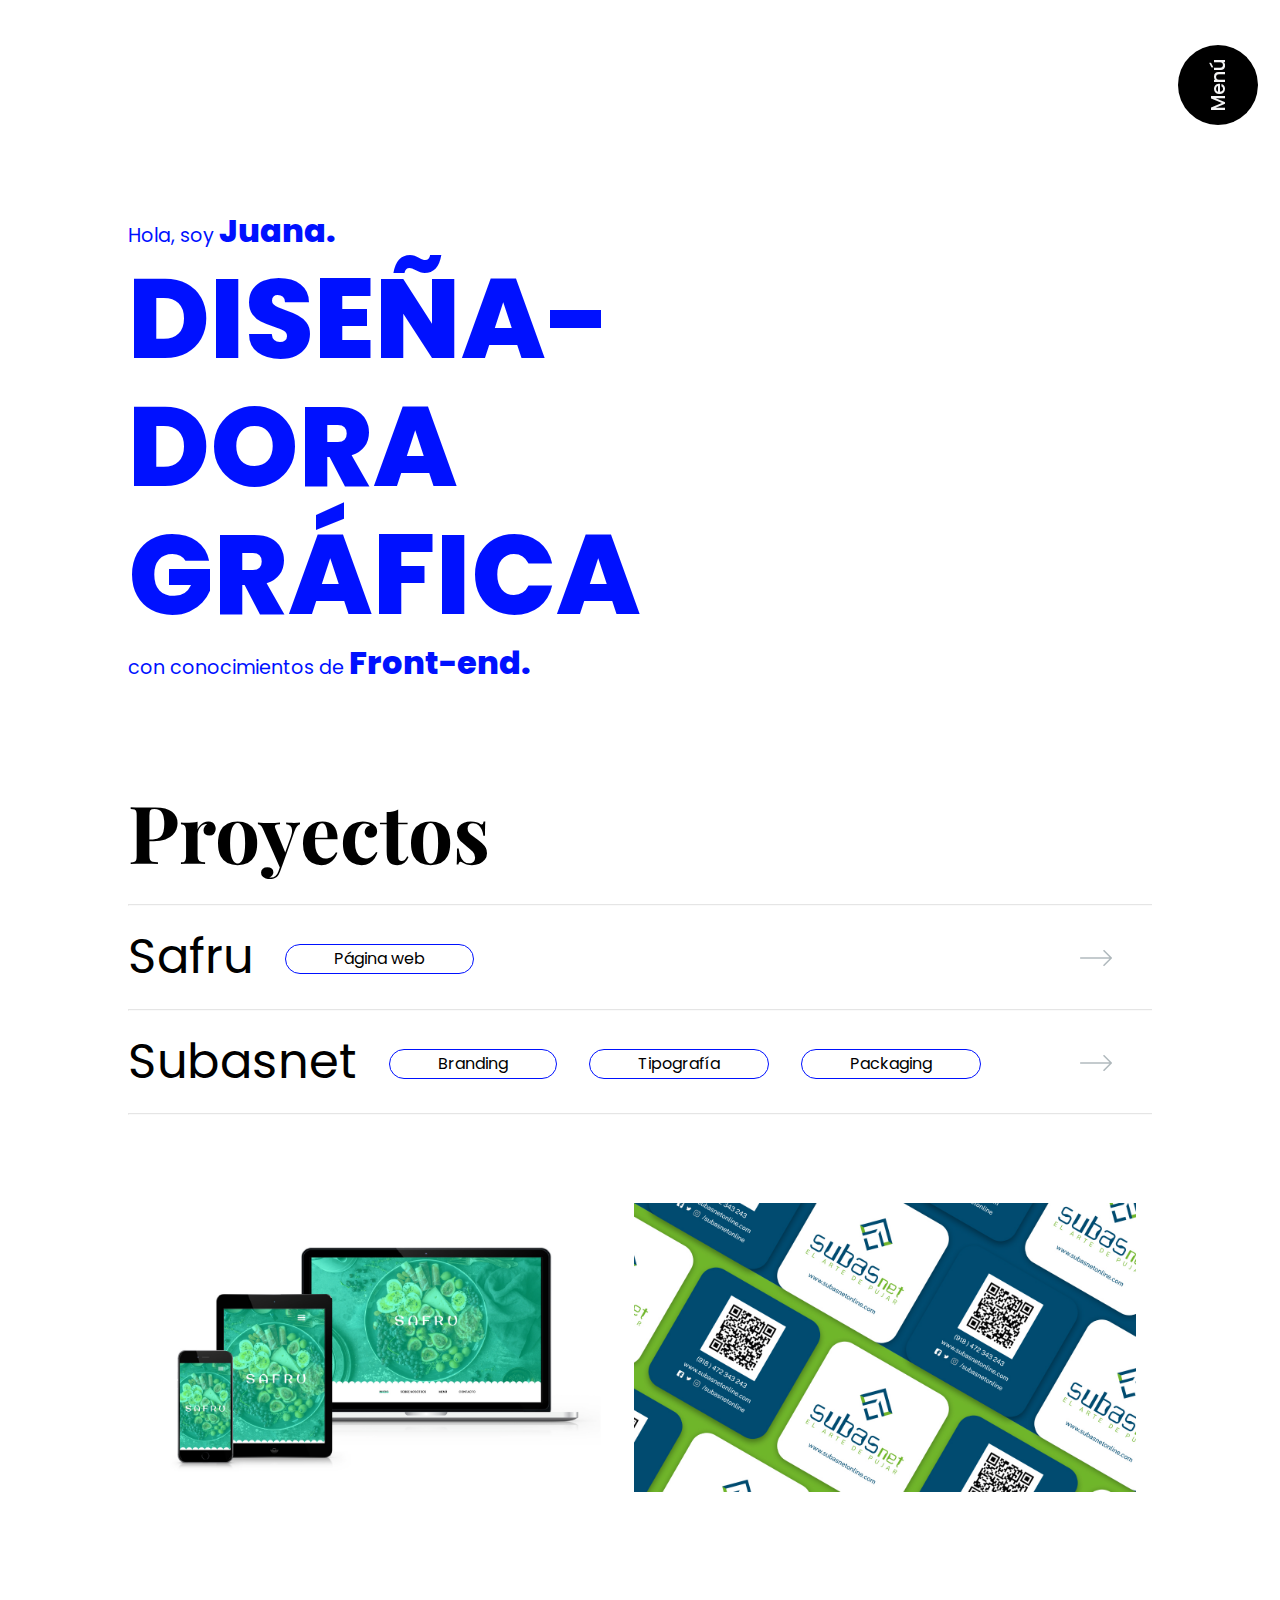
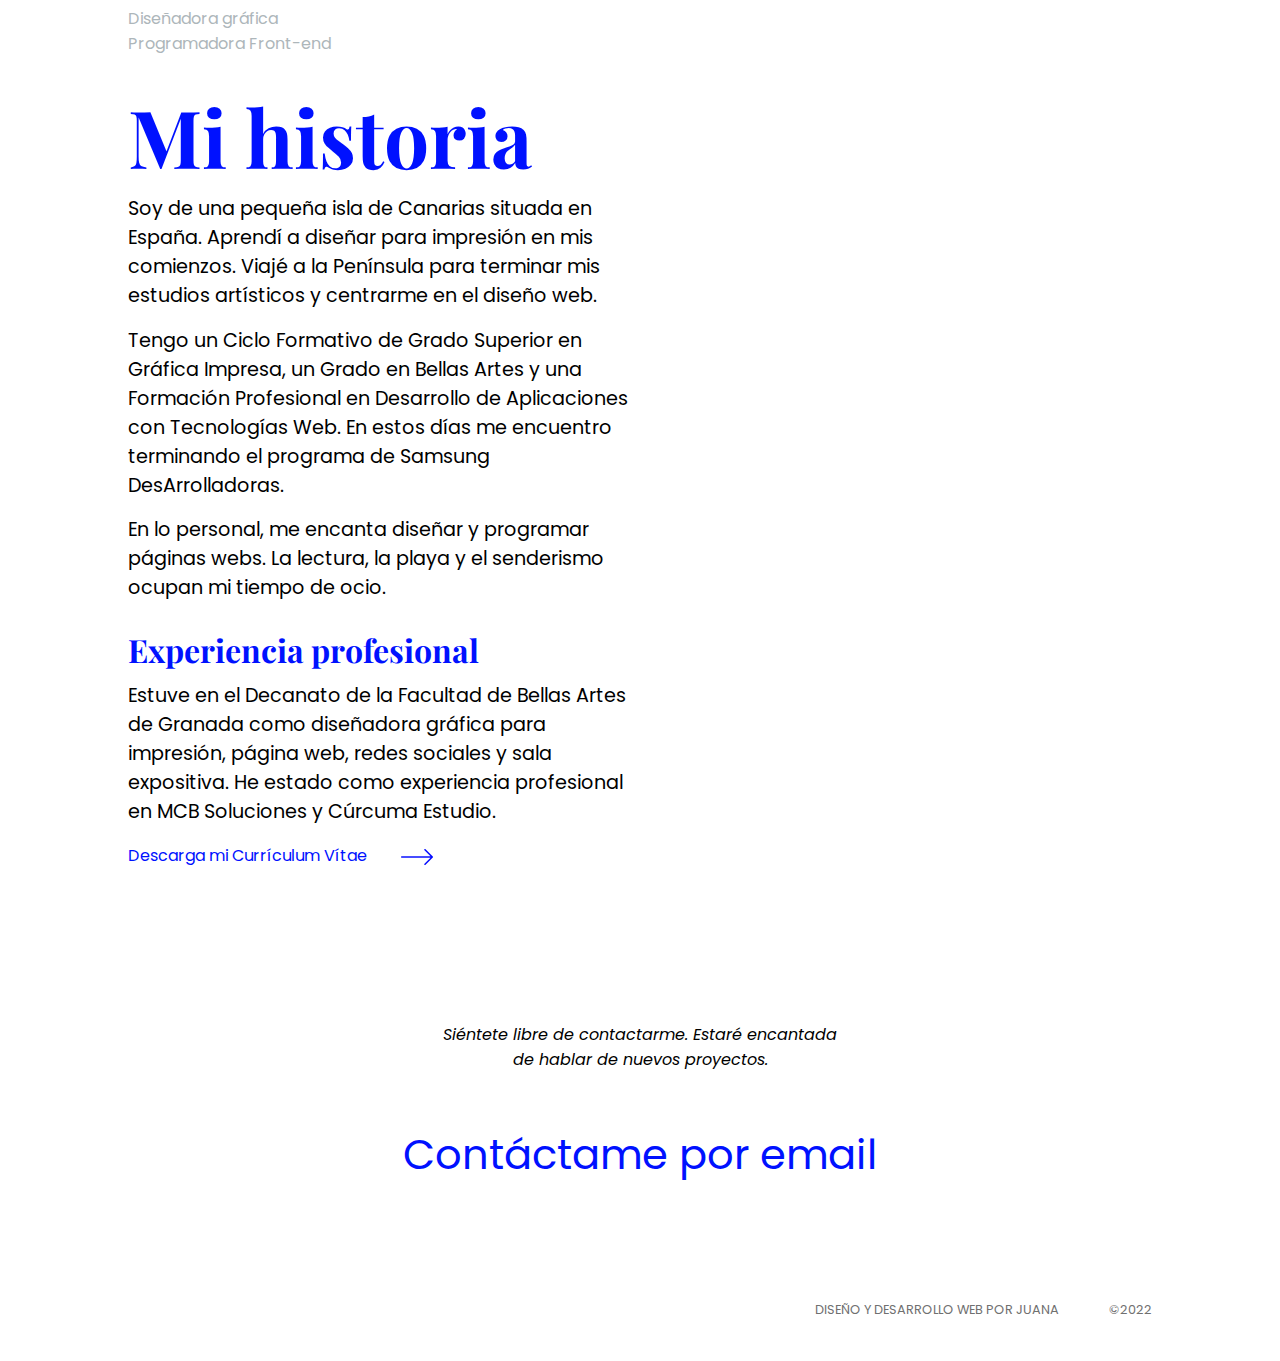
<file: index.html>
<!DOCTYPE html>
<html lang="es">
<head>
  <meta charset="UTF-8">
  <meta http-equiv="X-UA-Compatible" content="IE=edge">
  <meta name="viewport" content="width=device-width, initial-scale=1.0">
  <title>Juana Hernández - Portfolio</title>
  <link href="./styles/stylesProyects.css" rel="stylesheet" type="text/css">
  <link href="./styles/home.css" rel="stylesheet" type="text/css">
  
  <link rel="preconnect" href="https://fonts.googleapis.com">
  <link rel="preconnect" href="https://fonts.gstatic.com" crossorigin>
  <link href="https://fonts.googleapis.com/css2?family=Playfair+Display:ital,wght@0,400;0,500;0,600;0,700;1,400;1,500;1,600;1,700&family=Poppins:ital,wght@0,400;0,500;0,600;0,700;1,400;1,500;1,600;1,700&display=swap" rel="stylesheet">

  <link rel="icon" type="image/x-icon" href="./images/icons/iconFavicon.png">
</head>
<body>
  <header class="header" id="home">
    <nav>
      <button class="btnMenu">Menú</button>
    </nav>
  </header>

    <div class="menu-container">
      <img class="close-menu-button" id="closeButton" src="./images/icons/closeButton.png" alt="Icono para cerrar el menú">
      <ul id="listMenu">
        <li><a href="#home">Home</a></li>
        <li><a href="#proyects">Proyectos</a></li>
        <li><a href="#myhistory">Mi historia</a></li>
        <li><a href="#contact">Contacto</a></li>
      </ul>
    </div>
    
    <main class="main">
      <section>
        <div>
          <p class="helloAndKnowledgePhrase" id="helloSpace">Hola, soy <span class="myNameAndFrontEndPhrase">Juana.</span></p>
          <p class="graphicDesignPhrase">diseña-<br>dora <br> gráfica</p>
          <p class="helloAndKnowledgePhrase" id="knowledgePhrase">con conocimientos de <span class="myNameAndFrontEndPhrase">Front-end.</span></p>
        </div>
        <a href="#proyects"><img class="arrowProyectMain" src="./images/icons/arrowRigthProyect.png" alt="Flecha que indica ir a los proyectos"></a>  
        <a href="#proyects"><p class="lookProyectText">Ver proyectos</p></a>     
      </section>
      

      <section id="proyects">
        <h2 class="proyectsTitle sectionProyects" id="proyects">Proyectos</h2>
        <div class="proyect">
          <hr class="firstLine">
          <a href="./proyects/proyectSafru.html"><h3 class="titlesProyects">Safru</h3></a>
          <div class="btnProyect">
            <p>Página web</p>
          </div>
          <a href="./proyects/proyectSafru.html"><img class="arrowProyect" src="./images/icons/arrowRigthProyect.png" alt="Flecha que indica ir al proyecto de Safru"></a>
          <hr class="secondLine">
        </div>

        <div class="proyect">
          <a href="./proyects/proyectSubasnet.html"><h3 class="titlesProyects">Subasnet</h3></a>
          <div class="btnProyect">
            <p>Branding</p>
          </div>
          <div class="btnProyect">
            <p>Tipografía</p>
          </div>
          <div class="btnProyect">
            <p>Packaging</p>
          </div>
          <a href="./proyects/proyectSubasnet.html"><img class="arrowProyect" src="./images/icons/arrowRigthProyect.png" alt="Flecha que indica ir al proyecto de Subasnet"></a>
          <hr class="secondLine">
        </div>
      </section>

      <section>
        <img class="imageExampleProyect" src="./images/safruProyect/safruSreens.jpg" alt="Imagen de diferentes pantallas de la marca Safru">
        <img class="imageExampleProyect" src="./images/subasnetProyect/businessCard.jpg" alt="Imagen de las tarjetas de visita de la marca Subasnet">
      </section>

      <section id="myhistory">
        <ol>
          <li>Diseñadora gráfica</li>
          <li>Programadora Front-end</li>
        </ol>
        <h1 class="historyTitle">Mi historia</h1>
        <p class="textBoxHistory">Soy de una pequeña isla de Canarias situada en España. Aprendí a diseñar para impresión en mis comienzos. Viajé a la Península para terminar mis estudios artísticos y centrarme en el diseño web.</p> 
        <p class="textBoxHistory">Tengo un Ciclo Formativo de Grado Superior en Gráfica Impresa, un Grado en Bellas Artes y una Formación Profesional en Desarrollo de Aplicaciones con Tecnologías Web. En estos días me encuentro terminando el programa de Samsung DesArrolladoras.</p>
        <p class="textBoxHistory">En lo personal, me encanta diseñar y programar páginas webs. La lectura, la playa y el senderismo ocupan mi tiempo de ocio.</p>
         
        <h2 class="titleExperience">Experiencia profesional</h2>
        <p class="textBoxHistory">Estuve en el Decanato de la Facultad de Bellas Artes de Granada como diseñadora gráfica para impresión, página web, redes sociales y sala expositiva. He estado como experiencia profesional en MCB Soluciones y Cúrcuma Estudio.</p>
        
        <a class="cvPDF" href="./images/JuanaHernandezCV.pdf" target="_blank">
          <p>Descarga mi Currículum Vítae</p>
          <img class="arrowProyect" id="arrowCV" src="./images/icons/arrowRigthCV.png" alt="Flecha que indica ir al Currículum Vítae">
        </a>
      </section>

      <section id="contact">
        <p class="phraseContact">Siéntete libre de contactarme. Estaré encantada <br>de hablar de nuevos proyectos.</p>
        
        <a href="mailto:juana.hernandezcab@gmail.com?Subject=Contacto%20por%20encargo%20de%20proyecto">
          <h3 class="contactEmail">Contáctame por email</h3>
        </a>
      </section>
    </main>
    
    <footer class="footer">
      <p class="footerYear">©2022</p>
      <p class="footerDeveloper">Diseño y desarrollo web por juana</p>
    </footer>

    <script src="./scripts/main.js"></script>
</body>
</html>
</file>
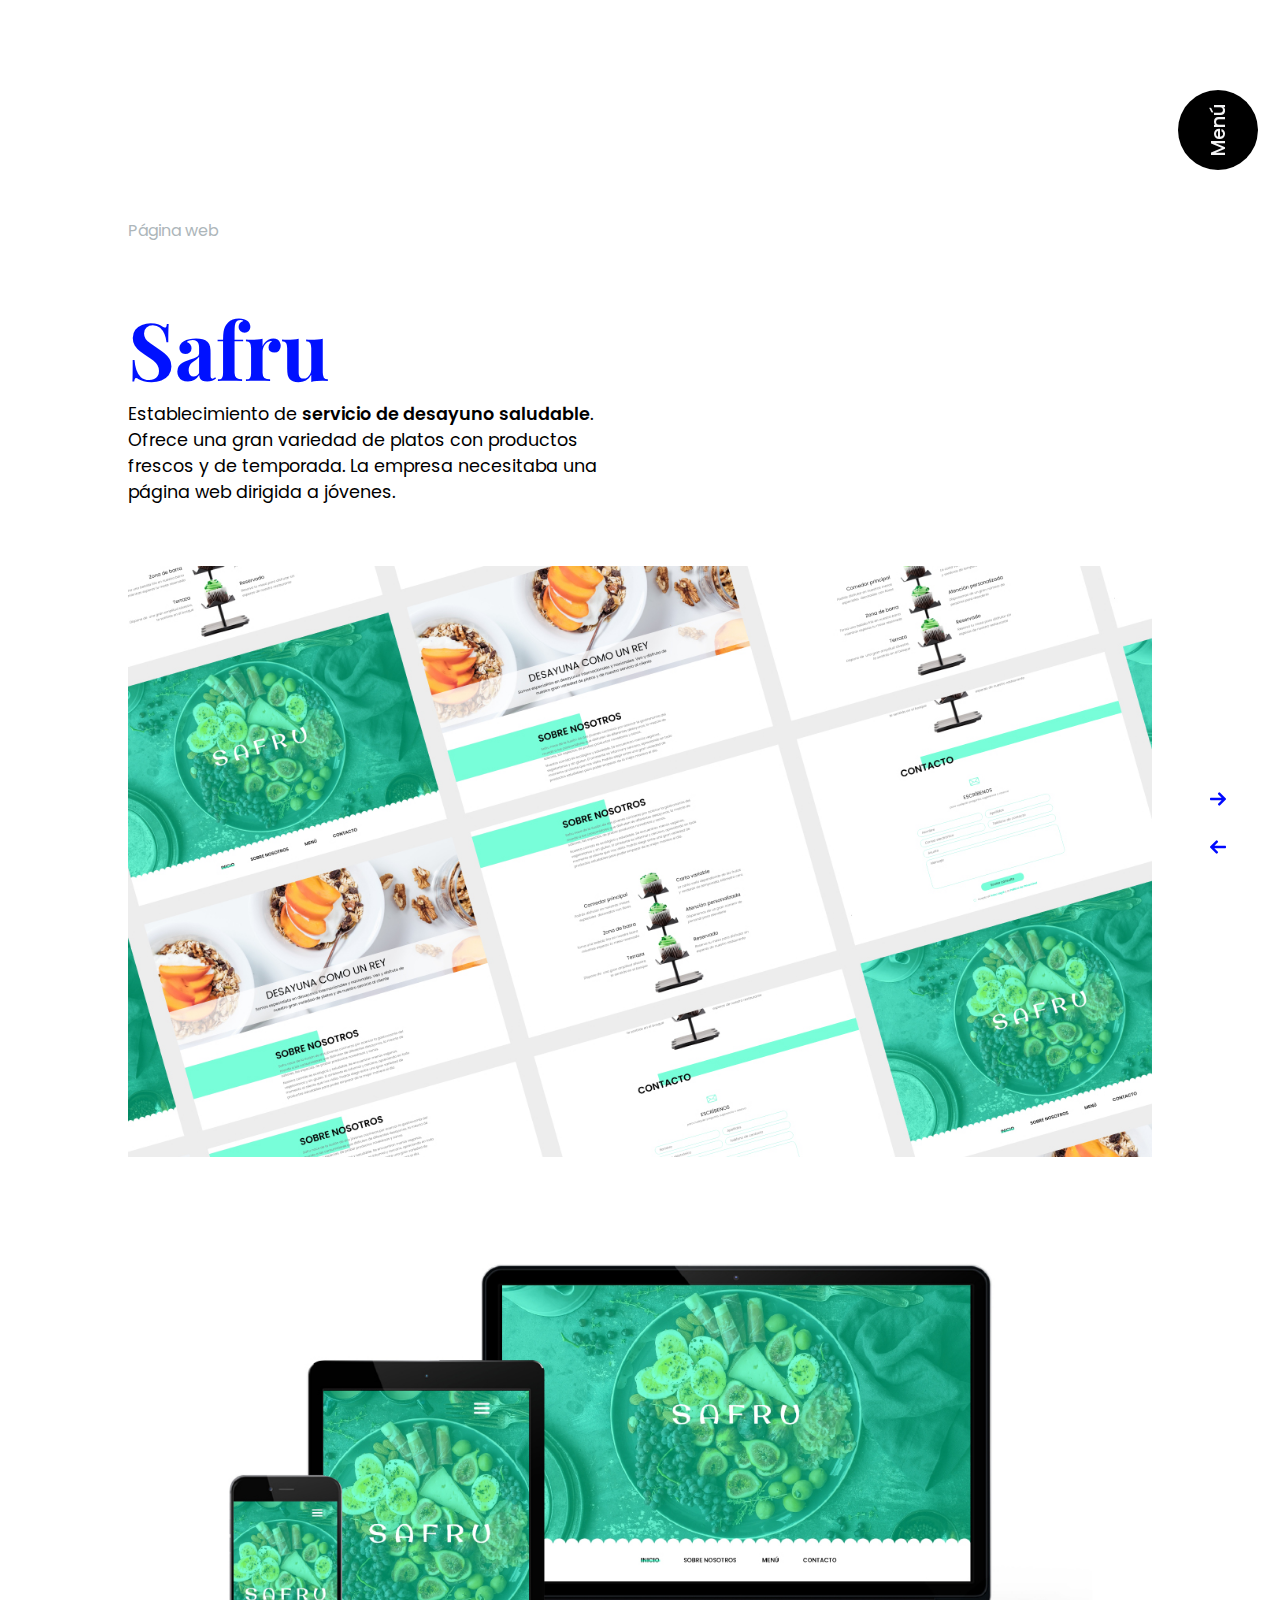
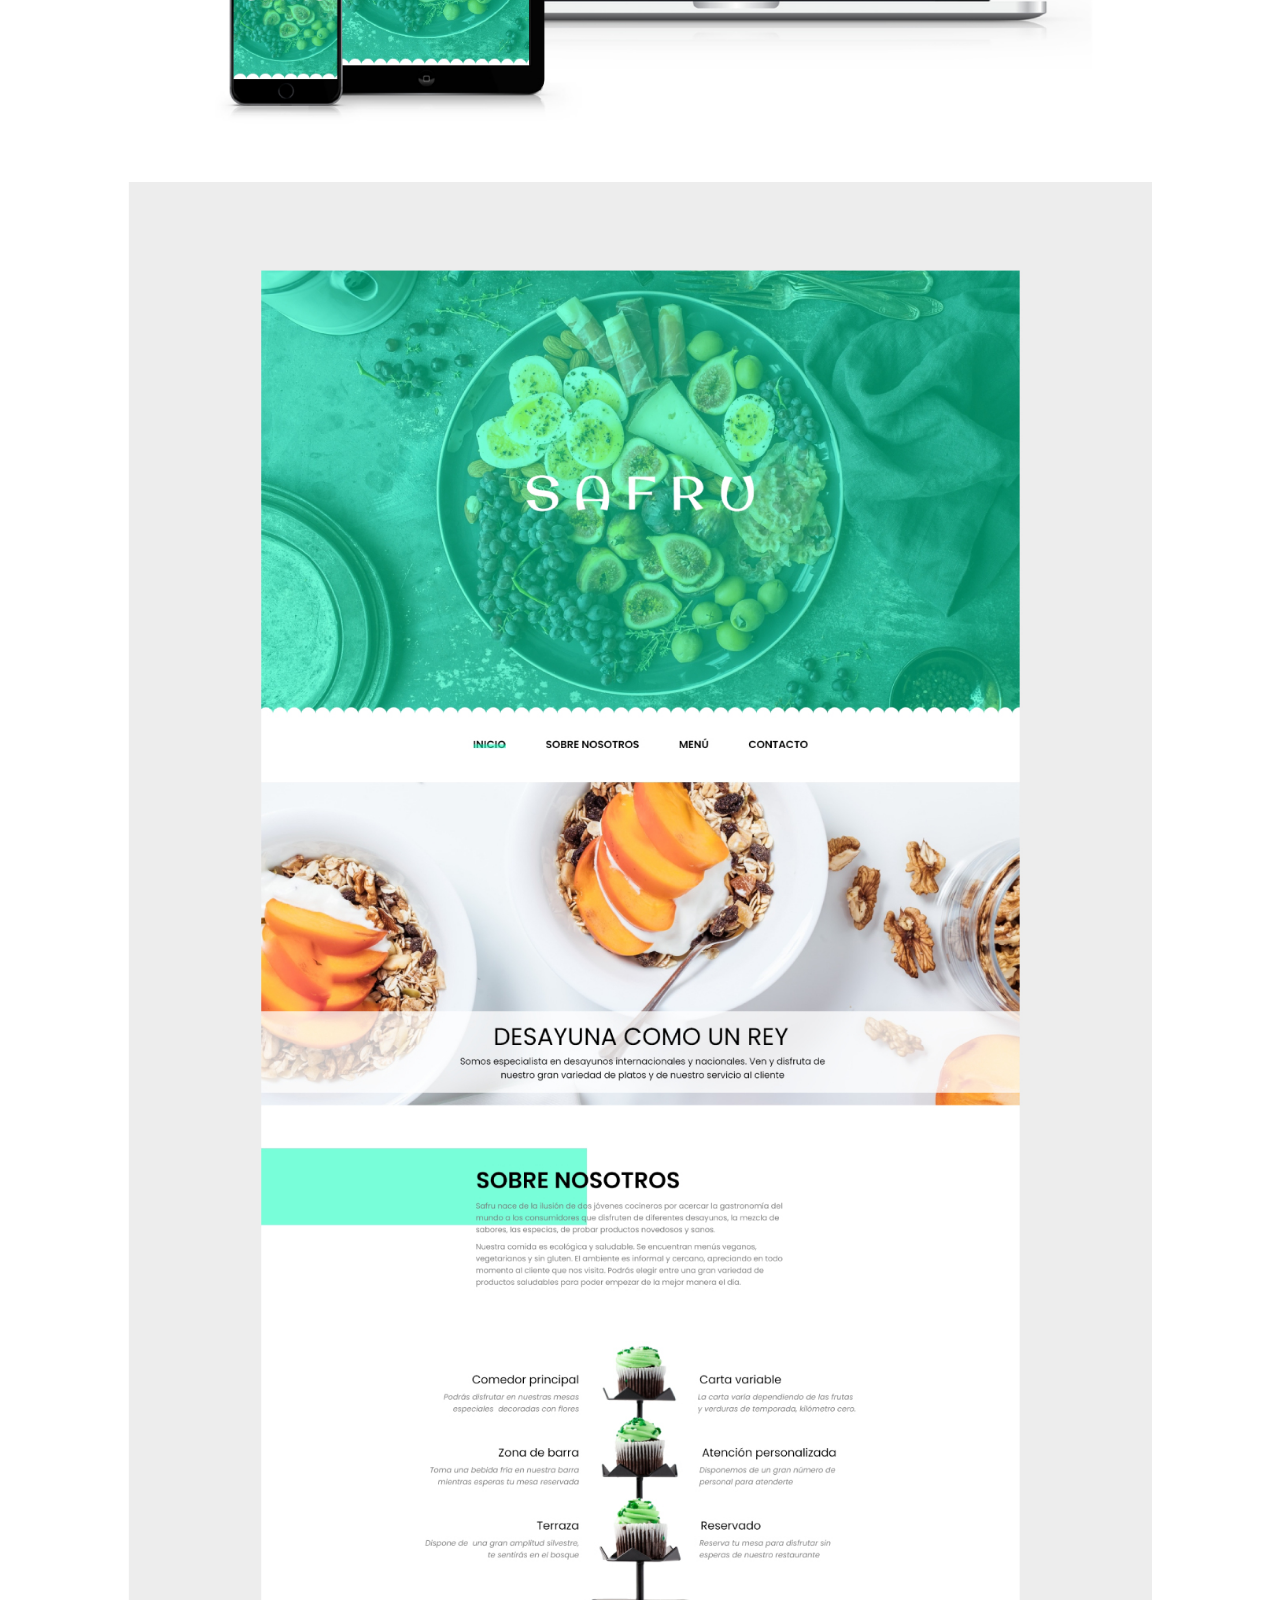
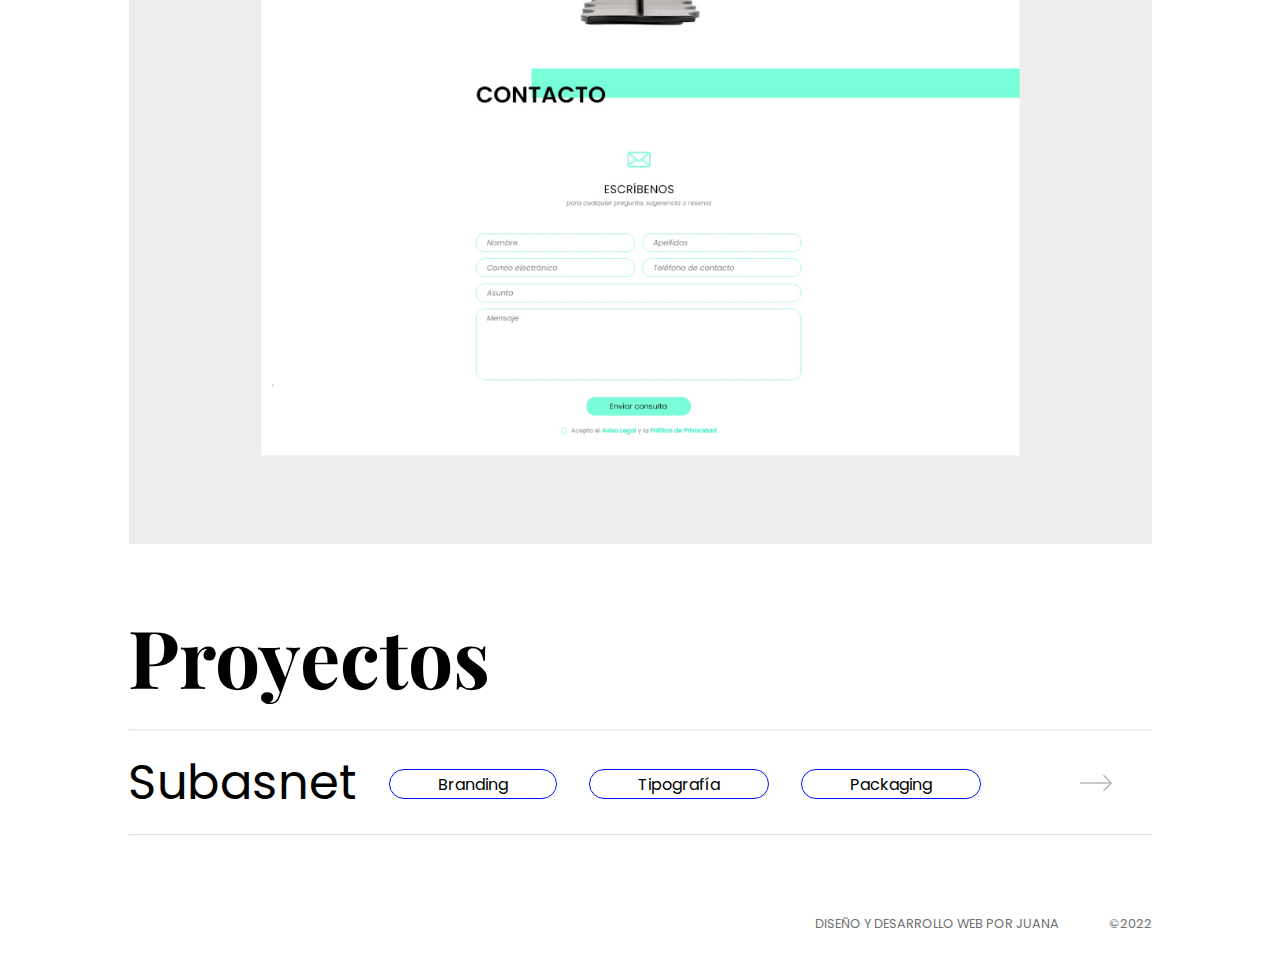
<file: proyects/proyectSafru.html>
<!DOCTYPE html>
<html lang="es">
<head>
  <meta charset="UTF-8">
  <meta http-equiv="X-UA-Compatible" content="IE=edge">
  <meta name="viewport" content="width=device-width, initial-scale=1.0">
  <title>Safru-Proyect</title>
  <link href="../styles/stylesProyects.css" rel="stylesheet" type="text/css">

  <link rel="preconnect" href="https://fonts.googleapis.com">
  <link rel="preconnect" href="https://fonts.gstatic.com" crossorigin>
  <link href="https://fonts.googleapis.com/css2?family=Playfair+Display:ital,wght@0,400;0,500;0,600;0,700;1,400;1,500;1,600;1,700&family=Poppins:ital,wght@0,400;0,500;0,600;0,700;1,400;1,500;1,600;1,700&display=swap" rel="stylesheet">
</head>
<body>
    <header class="header">
      <nav>
        <button class="btnMenu">Menú</button>
      </nav>
      <div class="project-navigation">
        <a href="./proyectSubasnet.html"><img class="arrowRight" src="../images/icons/arrowRight.png" alt="Flecha que indica ir al proyecto siguiente"></a>
        <a href="./proyectSubasnet.html"><img class="arrowLeft" src="../images/icons/arrowLeft.png" alt="Flecha que indica ir al proyecto anterior"></a>
      </div>
    </header>

    <div class="menu-container">
      <img class="close-menu-button" id="closeButton" src="../images/icons/closeButton.png" alt="Icono para cerrar el menú">
      <ul id="listMenu">
        <li><a href="../index.html">Home</a></li>
        <li><a href="../index.html#proyects">Proyectos</a></li>
        <li><a href="../index.html#myhistory">Mi historia</a></li>
        <li><a href="../index.html#contact">Contacto</a></li>
      </ul>
    </div>
 
    <main class="main">
      <section>
        <ol>
          <li>Página web</li>
        </ol>
        <h1>Safru</h1>
        <p class="textBox">Establecimiento de <span>
          servicio de desayuno saludable</span>. Ofrece una gran variedad de platos con productos frescos y de temporada. La empresa necesitaba una página web dirigida a jóvenes.</p>
      </section>

      <section>
        <img class="imageProyect" src="../images/safruProyect/safruDiagonalImage.jpg" alt="Image de las tarjetas de visita de la marca">
        <img class="imageProyect" src="../images/safruProyect/safruSreens.jpg" alt="Imagen de diferentes pantallas con la fotografía principal de la web y app">
        <img class="imageProyect" src="../images/safruProyect/website.jpg" alt="Imagen de la web">
      </section>

      <section>
        <h2 class="sectionProyects">Proyectos</h2>
          <div class="proyect">
            <hr class="firstLine">
            <a href="./proyectSubasnet.html"><h3 class="titlesProyects">Subasnet</h3></a>
            <div class="btnProyect">
              <p>Branding</p>
            </div>
            <div class="btnProyect">
              <p>Tipografía</p>
            </div>
            <div class="btnProyect">
              <p>Packaging</p>
            </div>

            <a href="./proyectSubasnet.html"><img class="arrowProyect" src="../images/icons/arrowRigthProyect.png" alt="Flecha que indica ir al proyecto de Subasnet"></a>
            <hr class="secondLine">
          </div>
        </section>
      </main>
    
    <footer class="footer">
      <p class="footerYear">©2022</p>
      <p class="footerDeveloper">Diseño y desarrollo web por juana</p>
    </footer>

    <script src="../scripts/main.js"></script>
</body>
</html>
</file>
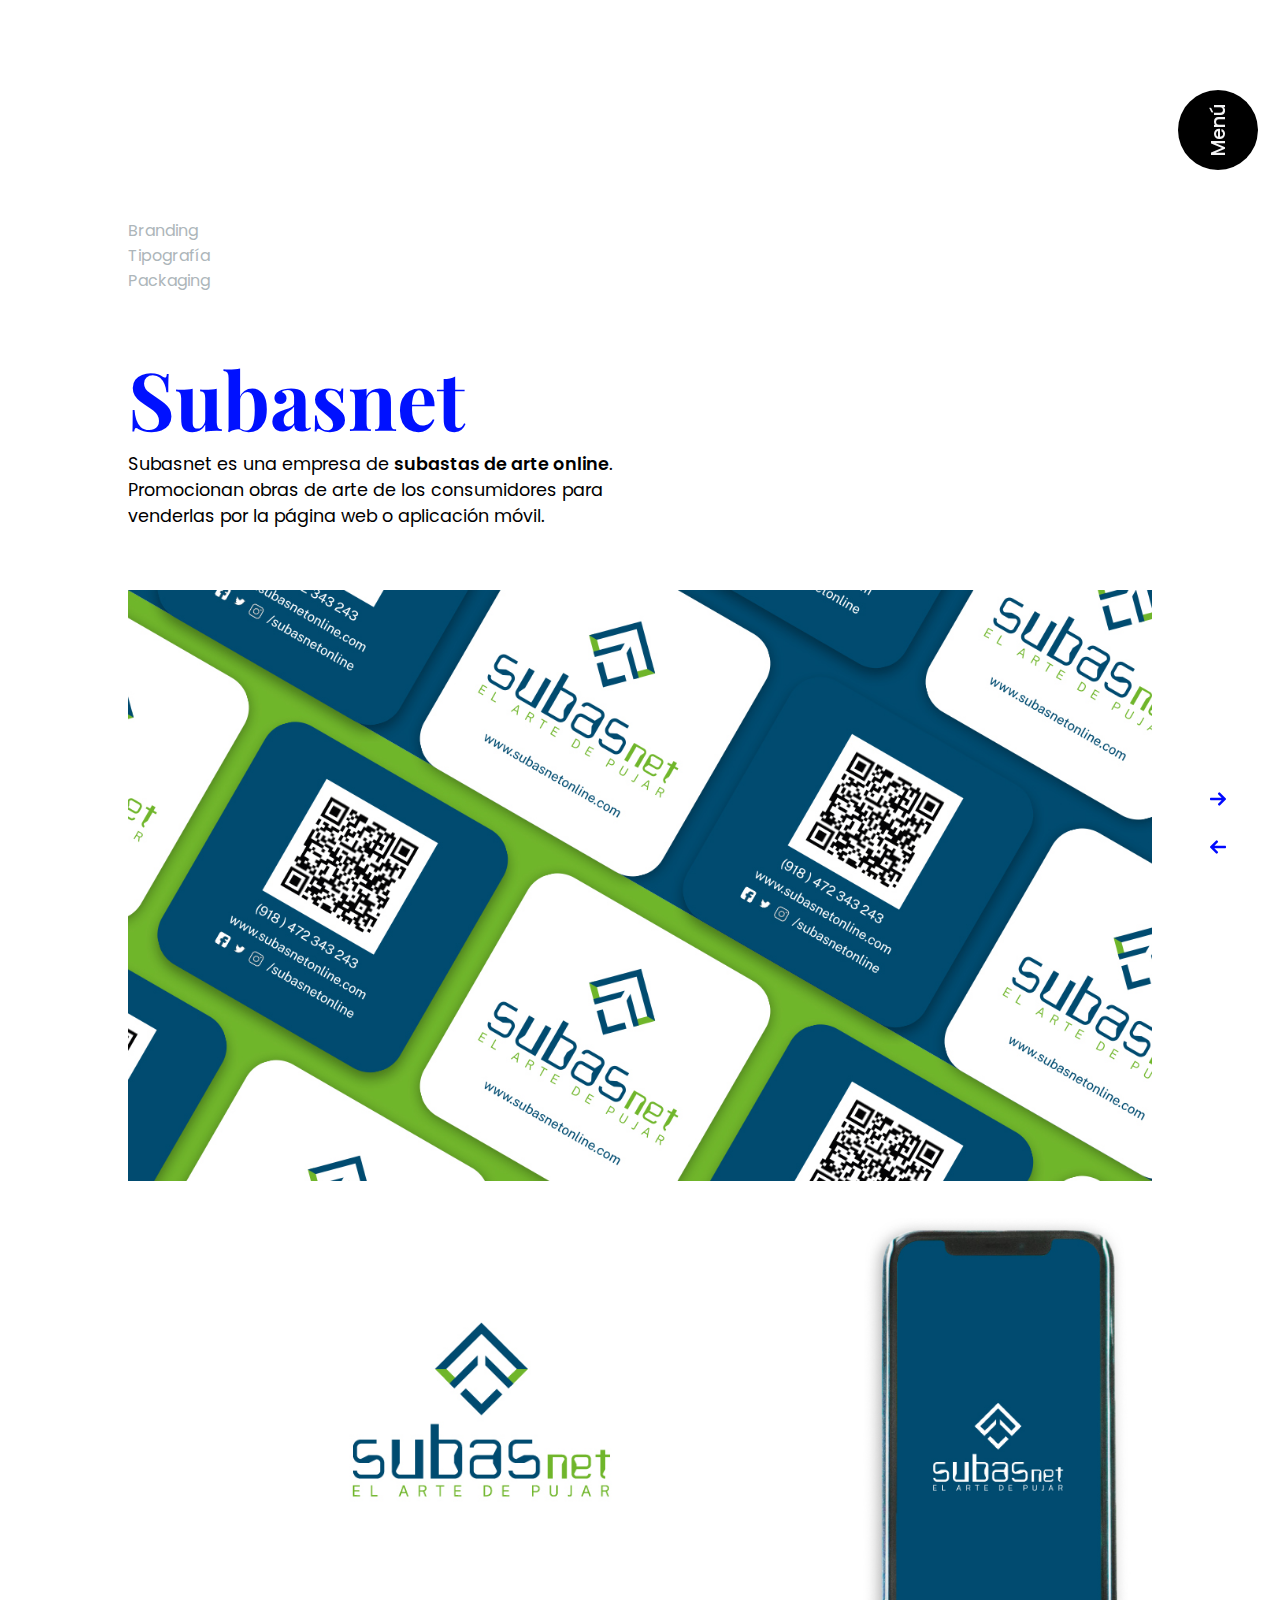
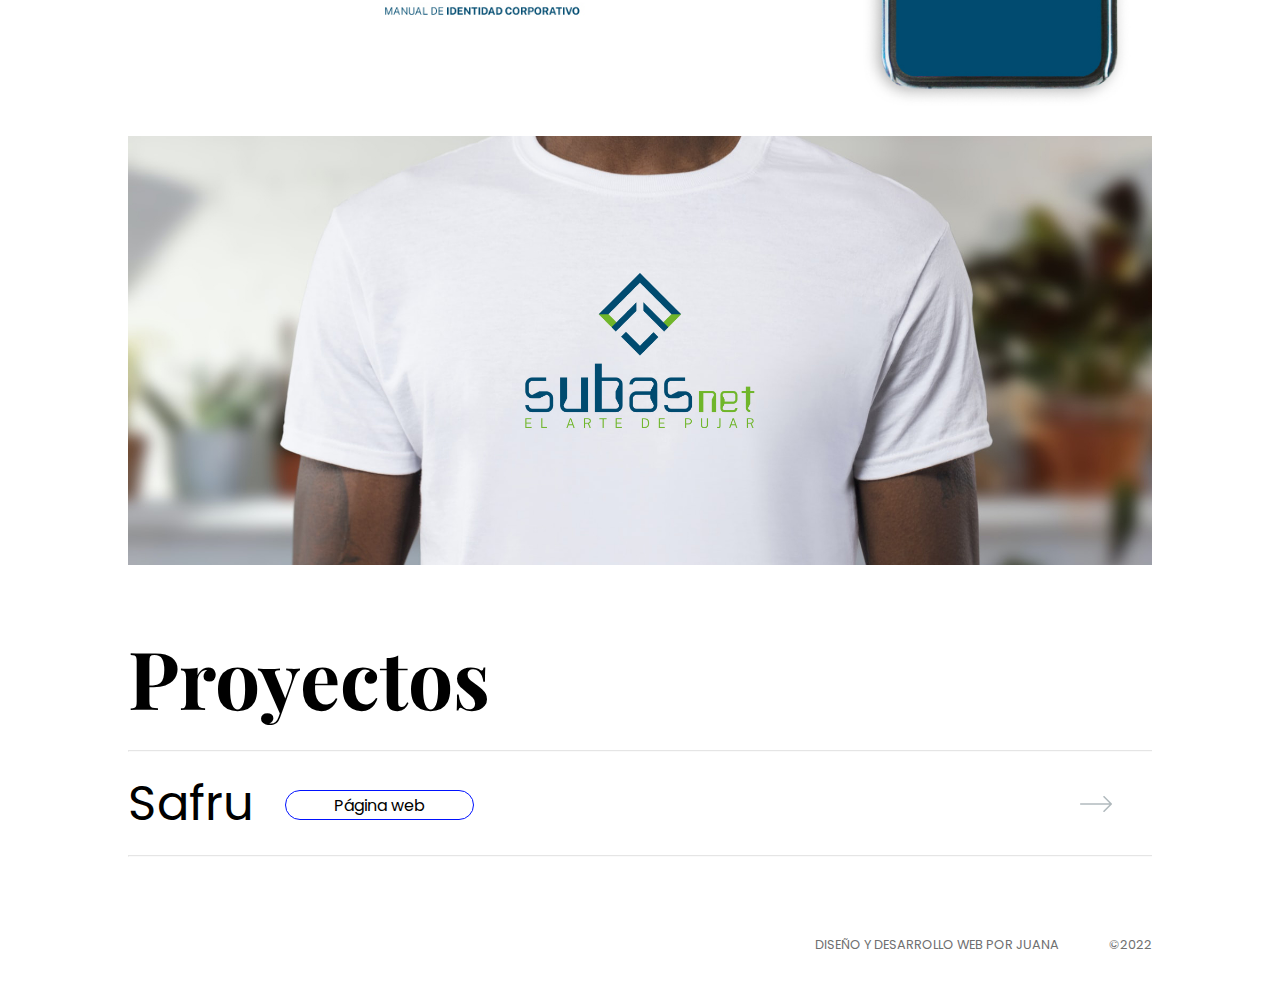
<file: proyects/proyectSubasnet.html>
<!DOCTYPE html>
<html lang="es">
<head>
  <meta charset="UTF-8">
  <meta http-equiv="X-UA-Compatible" content="IE=edge">
  <meta name="viewport" content="width=device-width, initial-scale=1.0">
  <title>Subasnet-Proyect</title>
  <link href="../styles/stylesProyects.css" rel="stylesheet" type="text/css">

  <link rel="preconnect" href="https://fonts.googleapis.com">
  <link rel="preconnect" href="https://fonts.gstatic.com" crossorigin>
  <link href="https://fonts.googleapis.com/css2?family=Playfair+Display:ital,wght@0,400;0,500;0,600;0,700;1,400;1,500;1,600;1,700&family=Poppins:ital,wght@0,400;0,500;0,600;0,700;1,400;1,500;1,600;1,700&display=swap" rel="stylesheet">
</head>

<body>
    <header class="header">
      <nav>
        <button class="btnMenu">Menú</button>
      </nav>
      <div class="project-navigation">
        <a href="./proyectSafru.html"><img class="arrowRight" src="../images/icons/arrowRight.png" alt="Flecha que indica ir al proyecto siguiente"></a>
        <a href="./proyectSafru.html"><img class="arrowLeft" src="../images/icons/arrowLeft.png" alt="Flecha que indica ir al proyecto anterior"></a>
      </div>
    </header>

    <div class="menu-container">
      <img class="close-menu-button" id="closeButton" src="../images/icons/closeButton.png" alt="">
      <ul id="listMenu">
        <li><a href="../index.html">Home</a></li>
        <li><a href="../index.html#proyects">Proyectos</a></li>
        <li><a href="../index.html#myhistory">Mi historia</a></li>
        <li><a href="../index.html#contact">Contacto</a></li>
      </ul>
    </div>
 
    <main class="main">
      <section>
        <ol>
          <li>Branding</li>
          <li>Tipografía</li>
          <li>Packaging</li>
        </ol>
        <h1>Subasnet</h1>
        <p class="textBox">Subasnet es una empresa de <span> subastas de arte online</span>. Promocionan obras de arte de los consumidores para venderlas por la página web o aplicación móvil.
      </section>

      <section>
        <img class="imageProyect" src="../images/subasnetProyect/businessCard.jpg" alt="Image de las tarjetas de visita de la marca">

        <div class="imageProyectSlider">
          <img class="subasnetSlider" src="../images/subasnetProyect/slider/manualDeIdentidadSubasnet1.jpg" alt="Slider del Manual de Subasnet">
          <img class="subasnetSlider" src="../images/subasnetProyect/slider/manualDeIdentidadSubasnet2.jpg" alt="Slider del Manual de Subasnet">
          <img class="subasnetSlider" src="../images/subasnetProyect/slider/manualDeIdentidadSubasnet3.jpg" alt="Slider del Manual de Subasnet">
          <img class="subasnetSlider" src="../images/subasnetProyect/slider/manualDeIdentidadSubasnet4.jpg" alt="Slider del Manual de Subasnet">
          <img class="subasnetSlider" src="../images/subasnetProyect/slider/manualDeIdentidadSubasnet5.jpg" alt="Slider del Manual de Subasnet">
          <img class="subasnetSlider" src="../images/subasnetProyect/slider/manualDeIdentidadSubasnet6.jpg" alt="Slider del Manual de Subasnet">
          <img class="subasnetSlider" src="../images/subasnetProyect/slider/manualDeIdentidadSubasnet7.jpg" alt="Slider del Manual de Subasnet">
          <img class="subasnetSlider" src="../images/subasnetProyect/slider/manualDeIdentidadSubasnet8.jpg" alt="Slider del Manual de Subasnet">
          <img class="subasnetSlider" src="../images/subasnetProyect/slider/manualDeIdentidadSubasnet9.jpg" alt="Slider del Manual de Subasnet">
          <img class="subasnetSlider" src="../images/subasnetProyect/slider/manualDeIdentidadSubasnet10.jpg" alt="Slider del Manual de Subasnet">
          <img class="subasnetSlider" src="../images/subasnetProyect/slider/manualDeIdentidadSubasnet11.jpg" alt="Slider del Manual de Subasnet">
          <img class="subasnetSlider" src="../images/subasnetProyect/slider/manualDeIdentidadSubasnet12.jpg" alt="Slider del Manual de Subasnet">
          <img class="subasnetSlider" src="../images/subasnetProyect/slider/manualDeIdentidadSubasnet13.jpg" alt="Slider del Manual de Subasnet">
          <img class="subasnetSlider" src="../images/subasnetProyect/slider/manualDeIdentidadSubasnet14.jpg" alt="Slider del Manual de Subasnet">
          <img class="subasnetSlider" src="../images/subasnetProyect/slider/manualDeIdentidadSubasnet15.jpg" alt="Slider del Manual de Subasnet">
          <img class="subasnetSlider" src="../images/subasnetProyect/slider/manualDeIdentidadSubasnet16.jpg" alt="Slider del Manual de Subasnet">
          <img class="subasnetSlider" src="../images/subasnetProyect/slider/manualDeIdentidadSubasnet17.jpg" alt="Slider del Manual de Subasnet">
          <img class="subasnetSlider" src="../images/subasnetProyect/slider/manualDeIdentidadSubasnet18.jpg" alt="Slider del Manual de Subasnet">
          <img class="subasnetSlider" src="../images/subasnetProyect/slider/manualDeIdentidadSubasnet19.jpg" alt="Slider del Manual de Subasnet">
          <img class="subasnetSlider" src="../images/subasnetProyect/slider/manualDeIdentidadSubasnet20.jpg" alt="Slider del Manual de Subasnet">
          <img class="subasnetSlider" src="../images/subasnetProyect/slider/manualDeIdentidadSubasnet21.jpg" alt="Slider del Manual de Subasnet">
          <img class="subasnetSlider" src="../images/subasnetProyect/slider/manualDeIdentidadSubasnet22.jpg" alt="Slider del Manual de Subasnet">
          <img class="subasnetSlider" src="../images/subasnetProyect/slider/manualDeIdentidadSubasnet23.jpg" alt="Slider del Manual de Subasnet">
          <img class="subasnetSlider" src="../images/subasnetProyect/slider/manualDeIdentidadSubasnet24.jpg" alt="Slider del Manual de Subasnet">
          <img class="subasnetSlider" src="../images/subasnetProyect/slider/manualDeIdentidadSubasnet25.jpg" alt="Slider del Manual de Subasnet">
          <img class="subasnetSlider" src="../images/subasnetProyect/slider/manualDeIdentidadSubasnet26.jpg" alt="Slider del Manual de Subasnet">
          <img class="subasnetSlider" src="../images/subasnetProyect/slider/manualDeIdentidadSubasnet27.jpg" alt="Slider del Manual de Subasnet">
          <img class="subasnetSlider" src="../images/subasnetProyect/slider/manualDeIdentidadSubasnet28.jpg" alt="Slider del Manual de Subasnet">
          <img class="subasnetSlider" src="../images/subasnetProyect/slider/manualDeIdentidadSubasnet29.jpg" alt="Slider del Manual de Subasnet">
          <img class="subasnetSlider" src="../images/subasnetProyect/slider/manualDeIdentidadSubasnet30.jpg" alt="Slider del Manual de Subasnet">
          <img class="subasnetSlider" src="../images/subasnetProyect/slider/manualDeIdentidadSubasnet31.jpg" alt="Slider del Manual de Subasnet">
          <img class="subasnetSlider" src="../images/subasnetProyect/slider/manualDeIdentidadSubasnet32.jpg" alt="Slider del Manual de Subasnet">
        </div>
        <img class="imageProyectFifty" src="../images/subasnetProyect/mobilePhonejpg.jpg" alt="Imagen del logotipo de la marca Subasnet en un móvil">
        <img class="imageProyect" src="../images/subasnetProyect/t-shirt.jpg" alt="Imagen de una camiseta con la marca Subasnet">
      </section>

      <section>
        <h2 class="sectionProyects">Proyectos</h2>
          <div class="proyect">
            <hr class="firstLine">
            <a href="./proyectSafru.html"><h3 class="titlesProyects">Safru</h3></a>
            <div class="btnProyect">
              <p>Página web</p>
            </div>
            <a href="./proyectSafru.html"><img class="arrowProyect" src="../images/icons/arrowRigthProyect.png" alt="Flecha que indica ir al proyecto de Safru"></a>
            <hr class="secondLine">
          </div>
        </section>
      </main>
    
    <footer class="footer">
      <p class="footerYear">©2022</p>
      <p class="footerDeveloper">Diseño y desarrollo web por juana</p>
    </footer>

    <script src="../scripts/main.js"></script>
</body>
</html>
</file>
<file: styles/stylesProyects.css>
* {
  margin: 0;
  padding: 0;
  font-family: 'Poppins', sans-serif;
}

.main {
  width: 80%;
  max-width: 1300px;
  margin: 5% auto;
  overflow: hidden;
}

.main section {
  position: relative;
}

.main section:first-child {
  margin-top: 0;
}

.btnMenu { 
  position: fixed;
  top: 10%;
  right: 100px;
  width: 5rem;
  height: 5rem;
  border-radius: 50%;
  border: none;
  background-color:#000000; 
  color: #f4f4f5;
  font-size: 1.2rem;
  font-weight: 500;
  transition: all .4s ease-out;
  z-index: 2;
  cursor: pointer;
  transform:rotate(-90deg);
}

.btnMenu:hover {
  transform:rotate(-360deg);
  width: 7rem;
  height: 7rem; 
  transition: all .2 ease-out;
  cursor: pointer;
  background-color: #0011ff;
}

.menu-container {
  position: fixed;
  width: 60%;
  height: 100%;
  top: 0;
  left: 100%;
  background-color: #0011ff;
  z-index: 3;
  transition: left .4s ease-in-out;
}

.menu-container.displayed {
  left: 40%;
}

.menu-container .close-menu-button {
  position: absolute;
  top: 14%;
  right: 135px;
  width: 2.5rem;
  height: 2.5rem;
  cursor: pointer;
}

.menu-container ul {
  position: absolute;
  min-width: 140px;
  list-style: none;
  padding: 15% 0 0% 15%; 
}

.menu-container ul li {
  position: relative;
  margin-bottom: 5%;
}

.close-menu-button {
  z-index: 2;
}

a {
  text-decoration: none;
  font-size: 3.5rem;
  font-weight: 600;
  color: #f4f4f5;  
}

a::before {
  content: ’’;
  position: absolute;
  bottom: 0;
  left: 0;
  width: 100%;
  height: 2px;
  background: linear-gradient(to right, #b47dcd, #e878a2, #eb85ab);
  z-index: 1;
  transform: scaleX(0);
  transform-origin: left;
  transition: transform 0.5s ease-in-out;
}

a:hover::before {
  transform: scaleX(1);
}

h2 {
  margin-bottom: 2%;
}

ul {
  z-index: 1;
}

ol {
  list-style: none;
  color: #ADB6BA; 
  padding-top: 15%;
}

h1, h2 {
  margin-top: 5%;
  font-size: 5rem;
  font-family: 'Playfair Display', serif;
  color: #0011ff;
}

.textBox {
  width: 50%;
  margin-bottom: 5%;
  font-size: 1.1rem;
}

span {
  font-family: 'Playfair Display', serif;
  font-size: 1.5rem;
  font-weight: 600;
}

.imageProyect {
  position: relative;
  width: 100%;
  margin-top: 1%;
}

.imageProyectSlider{
  position: relative;
  width: 69%;
  margin-right: 1%;
  margin-top: .5%; 
  float: left;
  overflow: hidden;
}

.imageProyectFifty{
  position: relative;
  margin-top: .5%; 
  height: auto;
  width: 30%;
  float: right;
}

.imageProyectSlider img {
  position: relative;
  width: 100%;
  height: auto;
}

.subasnetSlider {
  display: none;
}

.project-navigation {
  position: fixed;
  right: 132px;
  bottom: 5%;
  z-index: 2;
  transition: all .4s ease-out;
}

.arrowRight, .arrowLeft {
  position: relative;
  display: block;
  width: 1rem;
  cursor: pointer;
}

.arrowRight {
  margin-bottom: 2rem;
}

#titleProyects {
  margin-bottom: 1.5rem;
  font-size: 4rem;
  background-color: #0011ff;
}

hr {
  width: 100%;
  opacity: 25%;
}

.firstLine, .secondLine {
  margin-top: 1.5%;
  margin-bottom: 1.5%;
}

.titlesProyects {
  position: relative;
  float: left;
  font-size: 3rem;
  color: #0011ff;
  font-weight: 400;
  margin-bottom: 1.5%;
}

.btnProyect {
  position: relative;
  float: left;
  margin: 1.4rem 0 0 2rem;
  border: 1px solid #0011ff;;
  border-radius: 50px;
  padding: .1rem 3rem .1rem 3rem;
}

.arrowProyect {
  position: relative;
  float: right;
  margin-top: 1.3rem;
  width: 2rem;
  padding-right: 2.5rem;
}

.footer {
  position: relative;
  width: 80%;
  height: 60px;
  max-width: 1300px;
  margin: 0 auto;
}

.footer p {
  position: relative;
  text-transform: uppercase;
  font-size: .8rem;
  color: #707070;
  float: right;
}

.footerYear {
  margin-left: 50px;
}

.sectionProyects, .titlesProyects {
  color: #000000;
}

@media screen and (max-width: 1734px) {
  .close-menu-button {
    right: 200px;
  }

  .menu-container ul {
    padding-top: 20%;
  }
}

@media screen and (max-width: 1720px) {
  .project-navigation {
    right: 82px;
  } 
  
  .btnMenu, .menu-container {
    right: 50px;
  }

  .menu-container ul {
    padding-top: 25%;
  }
}

@media screen and (max-width: 1500px) {
  .project-navigation {
    right: 60px;
  } 
  
  .btnMenu, .menu-container {
    right: 28px;
  }
}

@media screen and (max-width: 1300px) {
  .project-navigation {
    right: 54px;
  } 
  
  .btnMenu, .menu-container {
    right: 22px;
  }

  span {
    font-size: 1.1rem;
    font-family: 'Poppins', sans-serif;
    font-weight: 600;
  }
}

@media screen and (max-width: 1168px) {
  .project-navigation {
    right: 48px;
  } 
  
  .btnMenu, .menu-container {
    right: 16px;
  }

  .menu-container ul {
    padding-top: 30%;
  }

  .btnProyect {
    display: none;
  } 

  .textBox {
    width: 75%;
  }
}

@media screen and (max-width: 1074px) {
  .project-navigation {
    right: 42px;
  } 
  
  .btnMenu, .menu-container {
    right: 10px;
  }

  .menu-container ul {
    padding-top: 35%;
  }

  .imageProyectFifty {
    display: none;
  }

  .imageProyectSlider {
    width: 100%;
  }
}


@media screen and (max-width: 1000px) {
  .project-navigation {
    display: none;
  }

  #closeButton {
   top: 5%;
   right: 10%;
   width: 2rem;
   height: 2rem;
  }
}

@media screen and (max-width: 790px) {
  h1, h2 {
    font-size: 4rem;
  }

  .titlesProyects {
    font-size: 2.5rem;
  }

  #listMenu li a{
    font-size: 2.5rem;
  }
}

@media screen and (max-width: 600px) {
  h1, h2 {
    font-size: 3.5rem;
  }

  .titlesProyects {
    font-size: 2rem;
  }

  .arrowProyect {
    margin-top: 2%;
  }

  #listMenu li a {
    font-size: 2rem;
  }

  #closeButton {
    top: 5%;
    right: 10%;
    width: 1.5rem;
    height: 1.5rem;
   }
}

@media screen and (max-width: 520px) {
  h1, h2 {
    font-size: 2.5rem;
  }

  .titlesProyects {
    font-size: 1.5rem;
  }

  .arrowProyect {
    margin-top: .5%;
  }

  ol {
    font-size: .8rem;
  }

  #listMenu li a {
    font-size: 1.5rem;
  }
}
</file>
<file: styles/home.css>
#helloSpace {
  margin-top: 4em;
}

#proyects {
  margin-top: 10%;
}

.helloAndKnowledgePhrase {
  position: relative;
  font-size: 1.2rem;
  font-family: 'Poppins', sans-serif;
  color: #0011ff;
}

.myNameAndFrontEndPhrase {
  position: relative;
  font-size: 2rem;
  font-weight: 800;
  font-family: 'Poppins', sans-serif;
}

.graphicDesignPhrase {
  position: relative;
  font-size: 10rem;
  text-transform: uppercase;
  font-weight: 800;
  line-height: 12rem;
  color: #0011ff;
}

#knowledgePhrase {
  position: relative;
  float: right;
  top: 20%;
  overflow: hidden;
  bottom: 7em;
  right: 8em;
}

.arrowProyectMain {
  position: relative;
  float: right;
  top: 2.4em;
  left: 30%;
  width: 2rem;
  margin-left: 1.5%;
  transform: rotate(90deg);
  overflow: hidden;
}

#proyects {
  margin-top: 13.4%;
}

.lookProyectText {
  position: relative;
  top: 8rem;
  float: right;
  left: 30%;
  color: #ADB6BA; 
  font-size: 1rem;
  font-weight: 400;
  overflow: hidden;
}

#myhistory {
  position: relative;
  width: 50%;
  /* float: right; */
}

#contact {
  position: relative;
  width: 100%;
  float: right;
}

.titleExperience {
  font-size: 2rem;
}

.textBoxHistory {
  margin-bottom: 3%;
  margin-top: 1%;
  font-size: 1.2rem;
}

.cvPDF {
  position: relative;
  font-size: 1rem;
  color: #0011ff;
  font-weight: 400;
}

#arrowCV {
  position: relative;
  display: inline-block;
  float: none;
  margin-left: 30px;
  margin-top: 0;
  padding: 0;
  vertical-align: middle;
}

.cvPDF p {
  position: relative;
  display: inline-block;
  margin-bottom: 30%;
}

.phraseContact, h3 {
  color: #0011ff;
  font-style: italic;
  text-align: center;
}

.contactEmail {
  margin-top: 5%;
}

h3 {
  font-style: normal;
  color: #0011ff;
  font-size: 2.6rem;
  font-weight: 400;
  margin-bottom: 5%;
}

.imageExampleProyect {
  position: relative;
  width: 49%;
  margin-top: 7%;
  margin-bottom: 3%;
}

.phraseContact {
  color: rgb(0, 0, 0);
}

@media screen and (max-width: 1920px){
  .arrowProyectMain {
    top: 2.4em;
  }
  
  .lookProyectText {
    top: 8rem;
  }
}

@media screen and (max-width: 1600px){
  .arrowProyectMain {
    top: -.1em;
  }
  
  .lookProyectText {
    top: -.8em;
  }

  .graphicDesignPhrase {
    font-size: 7rem;
    line-height: 8rem;
  }

  #knowledgePhrase {
    position: relative;
    float: left;
    bottom: 3em;
    bottom: 0;
    right: 0;
  }

  .arrowProyectMain {
    top: 1.6em;
  }
  
  .lookProyectText {
    top: 5em;
  }
  
  .btnMenu {
    top: 5%;
  }
}

@media screen and (max-width: 1366px){
  .arrowProyectMain {
    display: none;
  }
  
  .lookProyectText {
    display: none;
  }
}

@media screen and (max-width: 1280px) {
  #helloSpace {
    margin-top: 14%;
  }
}

@media screen and (max-width: 1086px) {
  .proyectsTitle, .historyTitle {
    font-size: 4.5rem;
  }

  #myhistory {
    width: 90%;
    padding-right: 10%;
  }

  .cvPDF p {
    margin-bottom: 15%;
  }

  .btnMenu {
    width: 4.5rem;
    height: 4.5rem;
    font-size: 1.1rem;
  }

  .proyect {
    width: 99%;
  }
}

@media screen and (max-width: 970px) {
  .proyectsTitle, .historyTitle {
    font-size: 4rem;
  }

  .titlesProyects {
    font-size: 2.5rem;
  }

  .titleExperience {
    font-size: 1.5rem;
  }
}

@media screen and (max-width: 900px) {
  .graphicDesignPhrase {
    font-size: 5rem;
    line-height: 5.7rem;
  }

  .helloAndKnowledgePhrase {
    font-size: 1rem;
    }

  .myNameAndFrontEndPhrase {
    font-size: 1.5rem;
  }
}

@media screen and (max-width: 790px) {
  .titlesProyects {
    font-size: 2.5rem;
  }

  .proyectsTitle, .historyTitle {
    font-size: 4rem;
  }

  .contactEmail {
    font-size: 2rem;
  }

  .phraseContact {
    font-size: .8rem;
  }
}

@media screen and (max-width: 600px) {
  .titlesProyects {
    font-size: 2rem;
  }

  .arrowProyect {
    margin-top: 2%;
  }

  .proyectsTitle, .historyTitle {
    font-size: 3.5rem;
  }

  .contactEmail {
    font-size: 1.5rem;
  }

  .textBoxHistory {
    font-size: 1rem;
  }

  .imageExampleProyect {
    width: 100%;
    margin-top: 0;
    margin-bottom: 0;
  }

  .graphicDesignPhrase {
    font-size: 4rem;
    line-height: 4.7rem;
  }

  .helloAndKnowledgePhrase {
    font-size: 1rem;
    }

  .myNameAndFrontEndPhrase {
    font-size: 1.3rem;
  }
}

@media screen and (max-width: 520px) {
  .titlesProyects {
    font-size: 1.5rem;
  }

  .arrowProyect {
    margin-top: .5%;
  }

  .proyectsTitle, .historyTitle {
    font-size: 2.5rem;
  }

  #arrowCV {
    width: 1.5rem;
    margin-left: 15px;
  }

  .proyect {
    width: 95%;
  }

  .btnMenu {
    width: 4rem;
    height: 4rem;
    font-size: 1rem;
  }

  .graphicDesignPhrase {
    font-size: 3rem;
    line-height: 3.7rem;
  }

  .helloAndKnowledgePhrase {
    font-size: .7rem;
    }

  .myNameAndFrontEndPhrase {
    font-size: 1rem;
  }

  #arrowCV {
    display: none;   
  }

  .footerYear {
    font-size: .7rem;
  }
}
</file>
